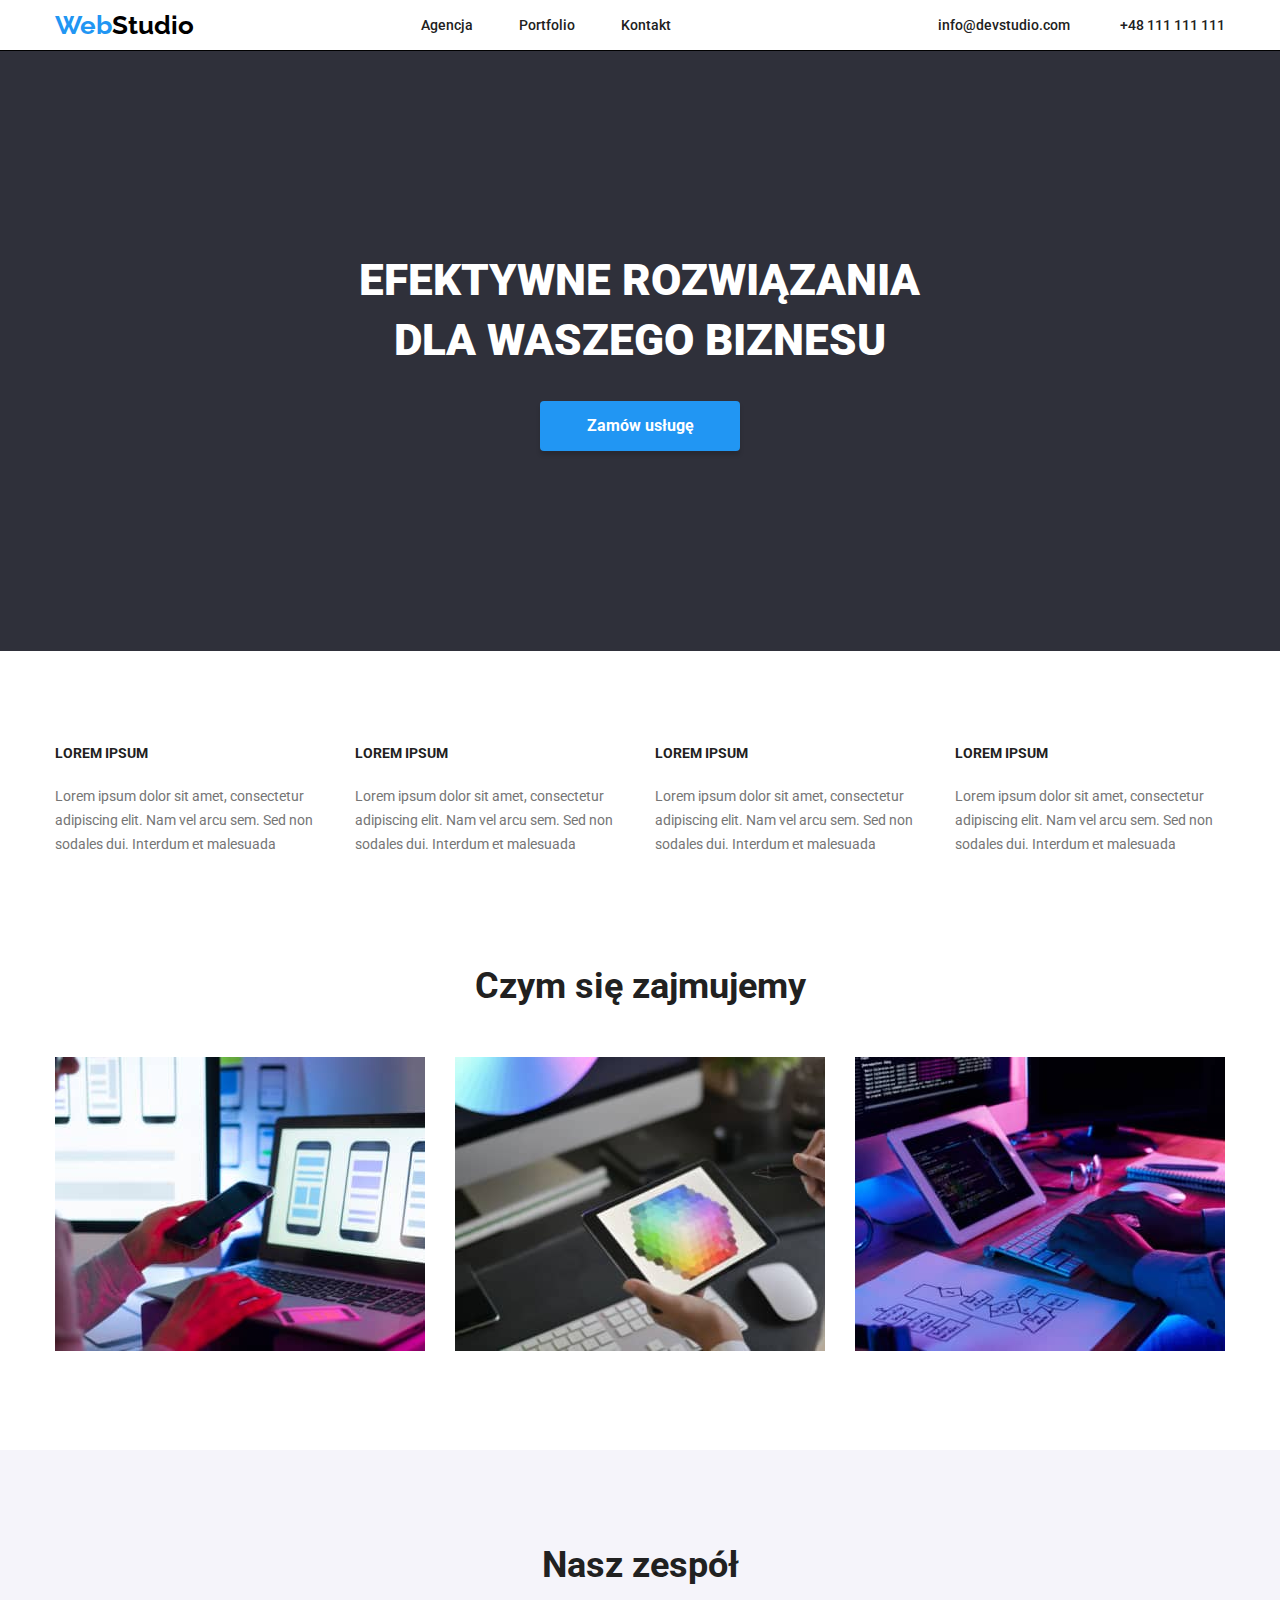
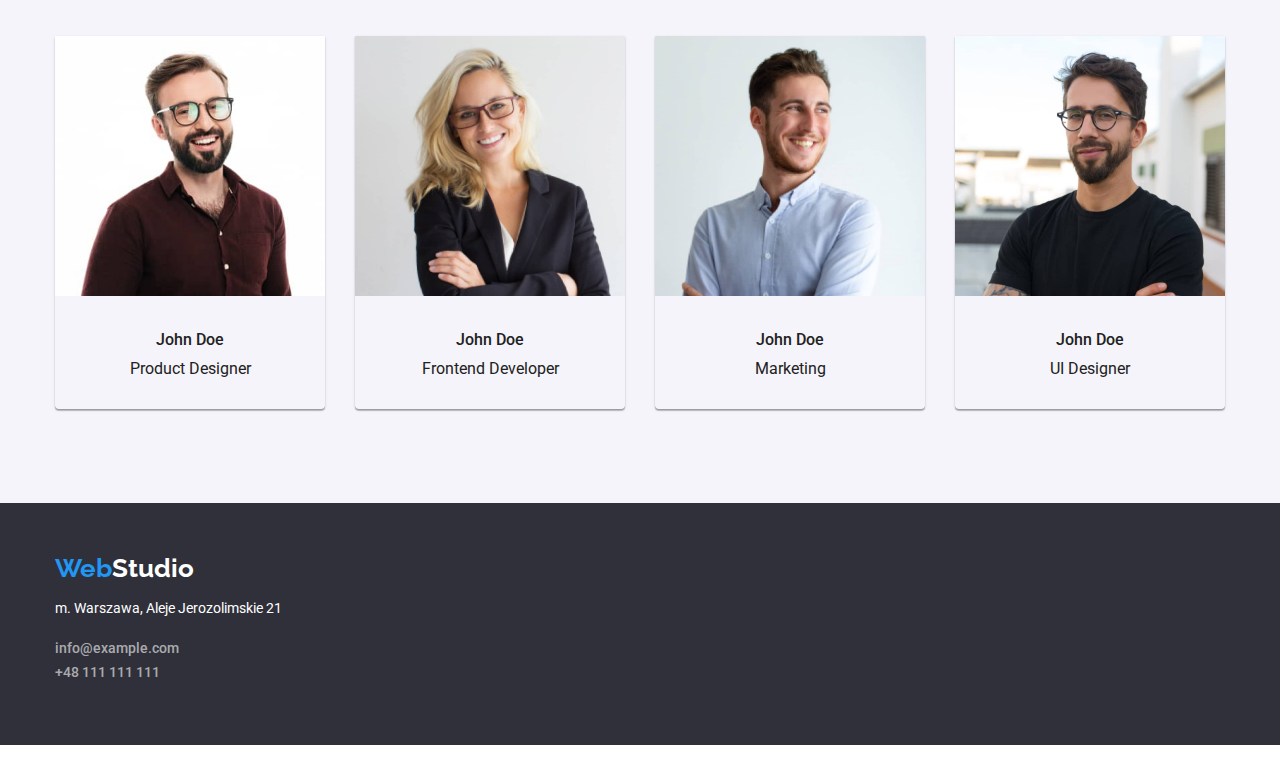
<file: index.html>
<!DOCTYPE html>
<html lang="en">
<head>
    <link rel="stylesheet" href="/css/normalize.css">
    <link rel="stylesheet" href="https://fonts.googleapis.com/css2?family=Raleway:wght@700&family=Roboto:wght@400;500;700;900&display=swap">
    <meta charset="UTF-8">
    <meta http-equiv="X-UA-Compatible" content="IE=edge">
    <meta name="viewport" content="width=device-width, initial-scale=1.0">
    <title>Studio</title>
    <link rel="stylesheet" href="./css/styles.css">
</head>
<body>
    <header class="header-color">
        <div class="main container">
            <a class="main__logo" href="./index.html"><span class="blue">Web</span>Studio</a>
            <nav>
                <ul class="main__links">
                    <li>
                        <a class="main__link" href="#">Agencja</a>
                    </li>
                    <li>
                        <a class="main__link" href="./portfolio.html">Portfolio</a>
                    </li>
                    <li>
                        <a class="main__link" href="#">Kontakt</a>
                    </li>
                </ul>
            </nav>
            <ul class="main__contacts">
                <li>
                    <a class="main__link main__contacts" href="mailto:info@devstudio.com">info@devstudio.com</a>
                </li>
                <li>
                    <a class="main__link main__contacts" href="tel:+48111111111">+48 111 111 111</a>
                </li>
            </ul>
        </div>
    </header>
    <main>
        <div>
            <section class="section gray-box">
                <!-- Duży napis i button -->
                <div class="container">
                    <div class="gray-container">
                        <h1 class="big-text">EFEKTYWNE ROZWIĄZANIA DLA WASZEGO BIZNESU </h1>
                        <button class="button" type="button">Zamów usługę</button>
                    </div>
                </div>
            </section>  
            <!-- Trochę tekstu i zdjęcia miejsca pracy-->
            <section class="section container">
                <div>
                    <h2 class="hidden">lorem</h2>
                    <ul class="card-set">
                        <li class="item">
                            <h3 class="head3">LOREM IPSUM</h3>
                            <p class="text">Lorem ipsum dolor sit amet, consectetur adipiscing elit. Nam vel arcu sem. Sed non sodales dui. Interdum et malesuada</p>
                        </li>
                        <li class="item">
                            <h3 class="head3">LOREM IPSUM</h3>
                            <p class="text">Lorem ipsum dolor sit amet, consectetur adipiscing elit. Nam vel arcu sem. Sed non sodales dui. Interdum et malesuada</p>
                        </li>
                        <li class="item">
                            <h3 class="head3">LOREM IPSUM</h3>
                            <p class="text">Lorem ipsum dolor sit amet, consectetur adipiscing elit. Nam vel arcu sem. Sed non sodales dui. Interdum et malesuada</p>
                        </li>
                        <li class="item">
                            <h3 class="head3">LOREM IPSUM</h3>
                            <p class="text">Lorem ipsum dolor sit amet, consectetur adipiscing elit. Nam vel arcu sem. Sed non sodales dui. Interdum et malesuada</p>
                        </li>
                    </ul>
                </div>
                <div>
                    <h2 class="section-header">Czym się zajmujemy</h2>
                    <ul class="card-set">
                        <li class="item-photo"><img src="./images/workplace1.jpg" alt="Miejsce pracy zespołu." width="370" height="294"></li>
                        <li class="item-photo"><img src="./images/workplace2.jpg" alt="Miejsce pracy zespołu." width="370" height="294"></li>
                        <li class="item-photo"><img src="./images/workplace3.jpg" alt="Miejsce pracy zespołu." width="370" height="294"></li>
                    </ul>  
                </div>
            </section>
            <!-- Zdjęcia zespołu -->
            <div class="team-background">
                <section class="section container">
                    <div>
                        <h2 class="section-header no-padd">Nasz zespół</h2>
                        <ul class="card-set">
                            <li class="item__member">
                                <figure>
                                    <img src="./images/mr_doe.jpg" alt="Zdjęcie przedstawiające John Doe." width="270" height="260">
                                    <figcaption>
                                        <h2 class="member-name">John Doe</h2>
                                        <div class="team-role">Product Designer</div>
                                    </figcaption>
                                </figure>
                            </li>
                            <li class="item__member">
                                <figure>
                                    <img src="./images/ms_doe.jpg" alt="Zdjęcie przedstawiające John Doe." width="270" height="260">
                                    <figcaption>
                                        <h2 class="member-name">John Doe</h2>
                                        <div class="team-role">Frontend Developer</div>
                                    </figcaption>
                                </figure>
                            </li>
                            <li class="item__member">
                                <figure>
                                    <img src="./images/happy_doe.jpg" alt="Zdjęcie przedstawiające John Doe." width="270" height="260">
                                    <figcaption>
                                        <h2 class="member-name">John Doe</h2>
                                        <div class="team-role">Marketing</div>
                                    </figcaption>
                                </figure>
                            </li>
                            <li class="item__member">
                                <figure>
                                    <img src="./images/proud_doe.jpg" alt="Zdjęcie przedstawiające John Doe." width="270" height="260">
                                    <figcaption>
                                        <h2 class="member-name">John Doe</h2>
                                        <div class="team-role">UI Designer</div>
                                    </figcaption>
                                </figure>
                            </li>
                        </ul>
                    </div>
                </section>
            </div>
        </div>
    </main>
    <footer>
        <div class="footer container">
            <a class="footer__logo" href="./index.html"><span class="blue">Web</span>Studio</a>
            <address>
                <p class="footer__address">m. Warszawa, Aleje Jerozolimskie 21</p>
            </address>
            <ul class="footer__contacts">
                <li><a class="footer__contact main__link" href="mailto:info@example.com">info@example.com</a></li>
                <li><a class="footer__contact main__link" href="tel:+48111111111">+48 111 111 111</a></li>
            </ul>
        </div>
    </footer>
</body>
</html>
</file>
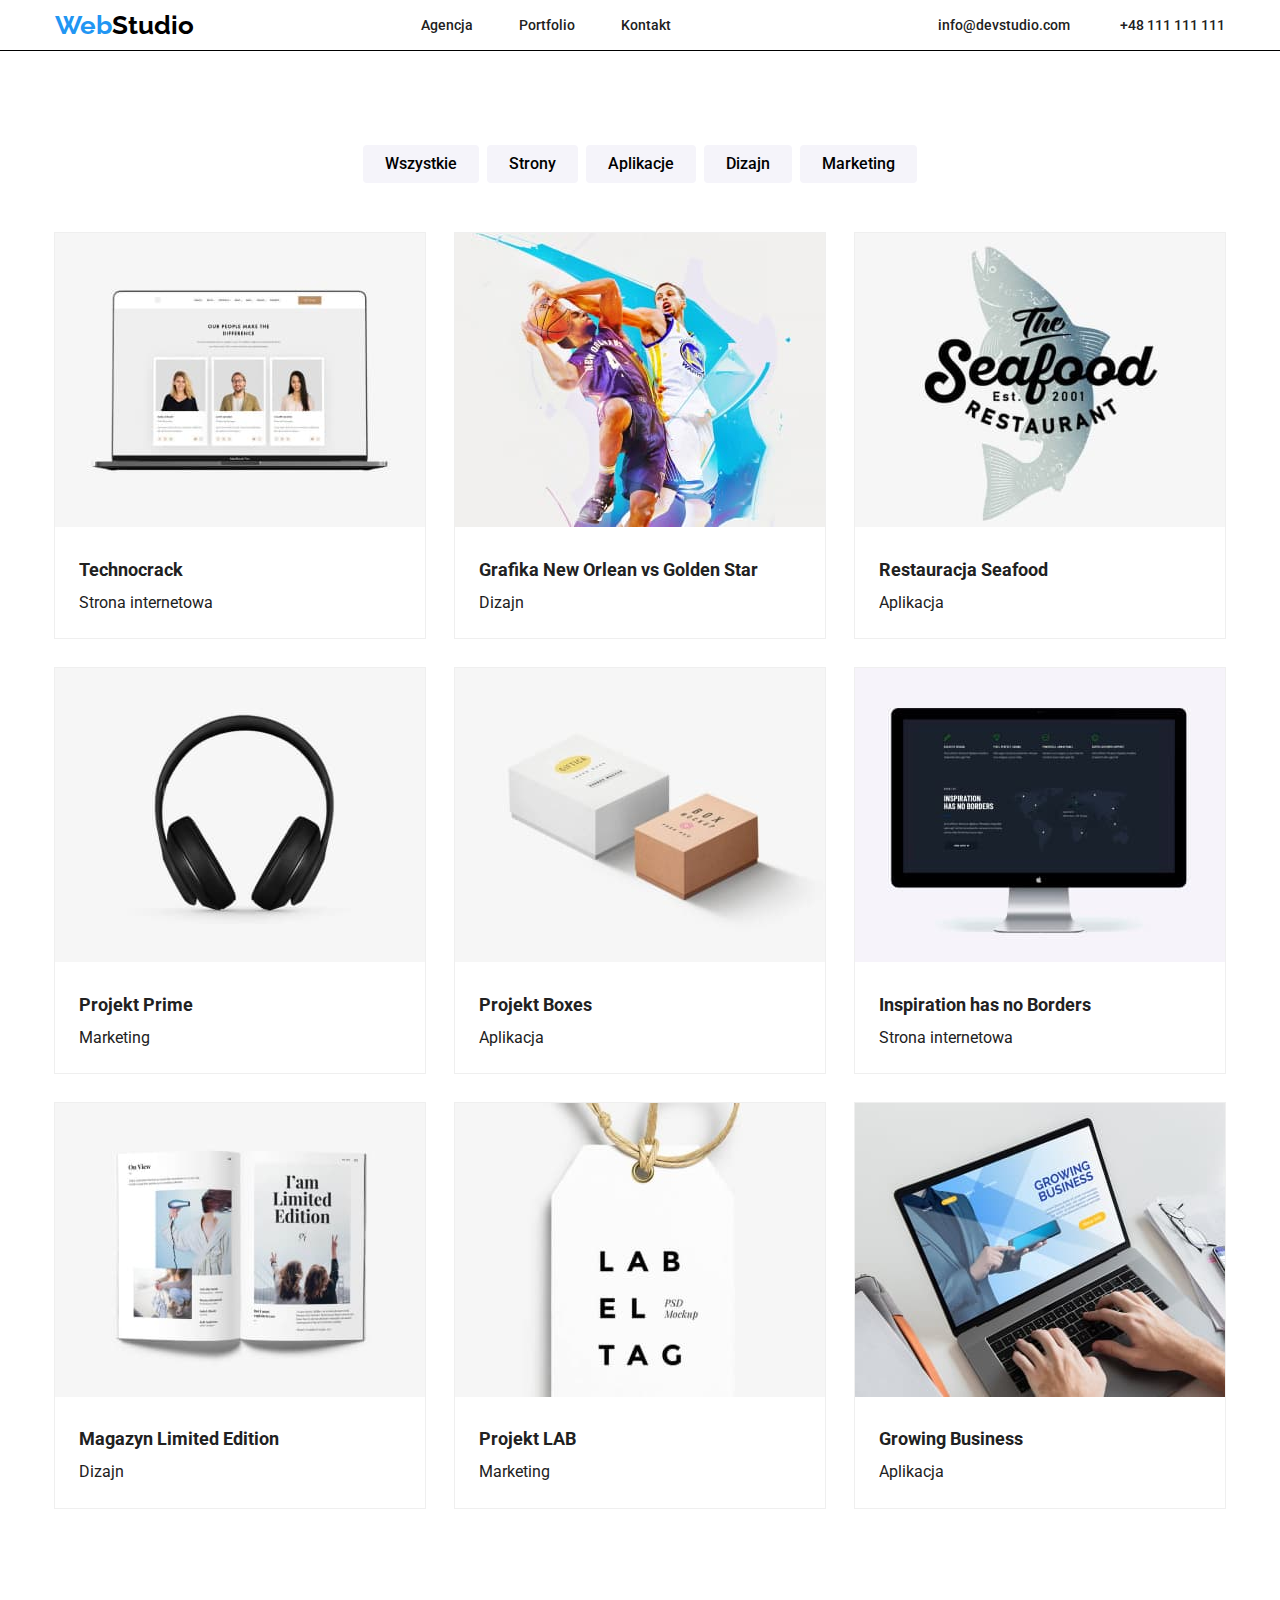
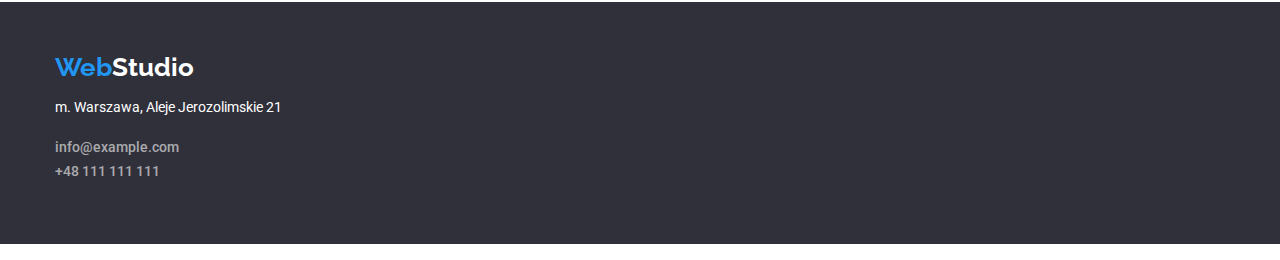
<file: portfolio.html>
<!DOCTYPE html>
<html lang="en">
<head>
    <link rel="stylesheet" href="/css/normalize.css">
    <link rel="stylesheet" href="https://fonts.googleapis.com/css2?family=Raleway:wght@700&family=Roboto:wght@400;500;700;900&display=swap">
    <meta charset="UTF-8">
    <meta http-equiv="X-UA-Compatible" content="IE=edge">
    <meta name="viewport" content="width=device-width, initial-scale=1.0">
    <title>Studio</title>
    <link rel="stylesheet" href="./css/styles.css">
</head>
<body>
    <header class="header-color">
        <div class="main container">
            <a class="main__logo" href="./index.html"><span class="blue">Web</span>Studio</a>
            <nav>
                <ul class="main__links">
                    <li>
                        <a class="main__link" href="#">Agencja</a>
                    </li>
                    <li>
                        <a class="main__link" href="./portfolio.html">Portfolio</a>
                    </li>
                    <li>
                        <a class="main__link" href="#">Kontakt</a>
                    </li>
                </ul>
            </nav>
            <ul class="main__contacts">
                <li>
                    <a class="main__link main__contacts" href="mailto:info@devstudio.com">info@devstudio.com</a>
                </li>
                <li>
                    <a class="main__link main__contacts" href="tel:+48111111111">+48 111 111 111</a>
                </li>
            </ul>
        </div>
    </header>
    <main>
        <section class="section">
            <div class="container">
                <ul class="portfolio-buttons">
                    <li><button class="filters" type="button">Wszystkie</button></li>
                    <li><button class="filters" type="button">Strony</button></li>
                    <li><button class="filters" type="button">Aplikacje</button></li>
                    <li><button class="filters" type="button">Dizajn</button></li>
                    <li><button class="filters" type="button">Marketing</button></li>
                </ul>
            </div>
            <div class="container">
                <ul class="products">
                    <li class="products__item">
                        <figure>
                            <img src="./images/Technocrack.jpg" alt="Obraz strony internetowej Technocrack." width="370" height="294">
                            <figcaption>
                                <h2 class="products__name">Technocrack</h2>
                                <div class="products__type">Strona internetowa</div>
                            </figcaption>
                        </figure>
                    </li>
                    <li class="products__item">
                        <figure>
                            <img src="./images/Grafika_New_Orlean_vs_Golden_Star.jpg" alt="Grafika meczu koszykówki drużyn New Orlean i Golden Star." width="370" height="294">
                            <figcaption>
                                <h2 class="products__name">Grafika New Orlean vs Golden Star</h2>
                                <div class="products__type">Dizajn</div>
                            </figcaption>
                        </figure>
                    </li>                
                    <li class="products__item">
                        <figure>
                            <img src="./images/Restauracja_Seafood.jpg" alt="Logo aplikacji Seafood Restaurant przedstawiające rybę." width="370" height="294">
                            <figcaption>
                                <h2 class="products__name">Restauracja Seafood</h2>
                                <div class="products__type">Aplikacja</div>
                            </figcaption>
                        </figure>
                    </li>                
                    <li class="products__item">
                        <figure>
                            <img src="./images/Projekt_Prime.jpg" alt="Logo Projketu Prime przedstawiające słuchawki." width="370" height="294">
                            <figcaption>
                                <h2 class="products__name">Projekt Prime</h2>
                                <div class="products__type">Marketing</div>
                            </figcaption>
                        </figure>
                    </li>                
                    <li class="products__item">
                        <figure>
                            <img src="./images/Projekt_Boxes.jpg" alt="Logo aplikacji 'Projekt Boxes' przedstawiające pudełka." width="370" height="294">
                            <figcaption>
                                <h2 class="products__name">Projekt Boxes</h2>
                                <div class="products__type">Aplikacja</div>
                            </figcaption>
                        </figure>
                    </li>                
                    <li class="products__item">
                        <figure>
                            <img src="./images/Inspiration_has_no_Borders.jpg" alt="Obraz strony internetowej Inspiration has no Borders" width="370" height="294">
                            <figcaption>
                                <h2 class="products__name">Inspiration has no Borders</h2>
                                <div class="products__type">Strona internetowa</div>
                            </figcaption>
                        </figure>
                    </li>
                    <li class="products__item">
                        <figure>
                            <img src="./images/Magazyn_Limited_Edition.jpg" alt="Okładka magazynu Limited Edition" width="370" height="294">
                            <figcaption>
                                <h2 class="products__name">Magazyn Limited Edition</h2>
                                <div class="products__type">Dizajn</div>
                            </figcaption>
                        </figure>
                    </li>
                    <li class="products__item">
                        <figure>
                            <img src="./images/Projekt_LAB.jpg" alt="Logo Projektu LAB przedstawiające etykietę." width="370" height="294">
                            <figcaption>
                                <h2 class="products__name">Projekt LAB</h2>
                                <div class="products__type">Marketing</div>
                            </figcaption>
                        </figure>
                    </li>
                    <li class="products__item">
                        <figure>
                            <img src="./images/Growing_Business.jpg" alt="Obraz przedstawiający laptop i biurko." width="370" height="294">
                            <figcaption>
                                <h2 class="products__name">Growing Business</h2>
                                <div class="products__type">Aplikacja</div>
                            </figcaption>
                        </figure>
                    </li>
                </ul>
        </div>
        </section>
    </main>
    <footer>
        <div class="footer container">
            <a class="footer__logo" href="./index.html"><span class="blue">Web</span>Studio</a>
            <address>
                <p class="footer__address">m. Warszawa, Aleje Jerozolimskie 21</p>
            </address>
            <ul class="footer__contacts">
                <li><a class="footer__contact main__link" href="mailto:info@example.com">info@example.com</a></li>
                <li><a class="footer__contact main__link" href="tel:+48111111111">+48 111 111 111</a></li>
            </ul>
        </div>
    </footer>
</body>
</html>
</file>
<file: css/styles.css>
:root {
    --gray-color:#757575;
    --blue-color:#2196F3;
    --alpha-white:rgba(255, 255, 255, 0.6);
    --white:#FFFFFF;
    --butt-gray:#F5F4FA;
    --studio-color:#000000;
    --background-gray: #2F303A;
}
body {
    margin: 0;
    font-family: 'Roboto', 'Raleway', sans-serif;
    color: #212121
}
.container {    
    margin: 0 auto;
    padding: 0 15px;    
    width: 100%;
    max-width: 1200px;
    display: flex;
    align-items: center;
    justify-content: center;
    flex-wrap: wrap;
}
.section {
    padding-top: 94px;
    padding-bottom: 94px;
}
.header-color {
    background-color: var(--white);
    border-bottom: 1px solid var(--studio-color);
}
.main.container {
    justify-content: space-between;
}
.main__links {
    list-style: none;
    display: flex;
    flex-grow: 2;
    max-width: 70%;
    gap: 46px;
    padding-left: 0;
}
.main__contacts {
    list-style: none;
    display: flex;
    flex-wrap: wrap;
    gap: 50px;
}
.main__logo {
    display: flex;
    font-family: 'Raleway', sans-serif;
    font-weight: 700;
    line-height: 1.17;
    font-size: 26px;
    color:var(--studio-color);
    text-decoration: none;
}
.blue {
    color:var(--blue-color)
}
.gray-box {
    background-color: var(--background-gray);
}
.gray-container {
    display: flex;
    flex-direction: column;
    padding-block: 106px;
}
.big-text {
    display: flex;
    max-width: 60%;
    flex-wrap: wrap;
    margin: auto;
    align-items: center;
    align-content: center;
    padding-bottom: 30px;
    text-align: center;
    font-weight: 900;
    line-height: 1.36;
    font-size: 44px;
    color: var(--white);
}
.section-header {
    margin: 0;
    padding-top: 94px;
    padding-bottom: 50px;
    line-height: 1.17;
    font-weight: 700;
    font-size: 36px;
    text-align: center;
}
.section-header.no-padd {
    padding-top: 0;
}
.head3 {
    font-size: 14px;
    font-weight: 700;
    line-height: 1.17;
    padding-bottom: 10px;
    margin: 0;
}
.card-set {
    margin: 0;
    padding-left: 0;
    display: flex;
    flex-wrap: wrap;
    gap: 30px;
}
figure {
    margin: 0;
}
.item {
    margin: 0;
    padding: 0;
    list-style: none;
    flex-basis: calc((100% - 90px) / 4);
}
.item__member {
    margin: 0;
    padding: 0;
    list-style: none;
    flex-basis: calc((100% - 90px) / 4);
    border-radius: 0 0 4px 4px;
    box-shadow: 0px 1px 3px rgba(0, 0, 0, 0.12), 0px 1px 1px rgba(0, 0, 0, 0.14), 0px 2px 1px rgba(0, 0, 0, 0.2);
}
.text {
    font-size: 14px;
    line-height: 1.71;
    color: var(--gray-color);
}
.item-photo {
    margin: 0;
    padding: 0;
    list-style: none;
    flex-basis: calc((100% - 60px) / 3);
}
.team-background {
    width: 100%;
    background-color: var(--butt-gray);
}
.member-name {
    font-weight: 500;
    font-size: 16px;
    line-height: 1.2;
    text-align: center;
    padding-top: 30px;
    margin: 0;
}
.team-role {
    padding-top: 10px;
    padding-bottom: 30px;
    margin: 0;
    font-size: 16px;
    line-height: 1.2;
    color: var(---);
    text-align: center;
}
.products {
    margin: 0;
    padding-left: 0;
    display: flex;
    flex-wrap: wrap;
    gap: 30px;
}
.products__item {
    flex-basis: calc((100% - 60px) / 3);
    margin: 0;
    padding: 0;
    list-style: none;
    outline: 1px solid #EEEE;
}
.products__name {
    margin: 0;
    padding-top: 20px;
    padding-inline: 24px;
    font-size: 18px;
    line-height: 2;
}
.products__type {    
    padding-bottom: 20px;
    padding-inline: 24px;
    font-size: 16px;
    color: var(---);
    line-height: 1.9;
}
.button {
    display: block;
    width: 200px;
    height: 50px;
    margin: 0 auto;
    font-family: inherit;
    font-weight: 700;
    font-size: 16px;
    line-height: 1.88;
    color: var(--white);
    background-color: var(--blue-color);
    border: none;
    text-align: center;
    cursor: pointer;
    box-shadow: 0px 4px 4px rgba(0, 0, 0, 0.15);
    border-radius: 4px;
}
.portfolio-buttons {
    display: flex;
    margin: 0;
    padding-left: 0;
    padding-bottom: 50px;
    gap: 8px;
    list-style: none;
}
.filters {
    font-family: inherit;
    background-color: var(--butt-gray);
    border: none;
    font-weight: 500;
    font-size: 16px;
    line-height: 1.63;
    text-align: center;
    cursor: pointer;
    padding-block: 6px;
    padding-inline: 22px;
    border-radius: 4px;
}
.filters:focus {
    transition-duration: 300ms;
    background-color: var(--blue-color);
    color: var(--white);
}
.filters:hover {
    transition-duration: 300ms;
    background-color: var(--blue-color);
    color: var(--white);
}
.main__link {
    font-size: 14px;
    line-height: 1.17;
    color: inherit;
    text-decoration: none;
    font-weight: 500;
}
.main__link:hover {
    transition-duration: 300ms;
    color: var(--blue-color);
}
.main__link.main__contacts:hover {
    transition-duration: 300ms;
    color: var(--blue-color);
}
.main__link:focus {
    transition-duration: 300ms;
    color: var(--blue-color);
}
.main__link.main__contacts:focus {
    transition-duration: 300ms;
    color: var(--blue-color);
}
.active-page {
    color: var(--blue-color);
}
.main__link.main__contacts {
    color: var(---);
}
footer {
    width: 100%;
    padding-top: 50px;
    background-color: var(--background-gray);
}
.footer.container {
    display: block;
    justify-content: left;
}
.footer__logo {
    display: flex;
    font-family: 'Raleway', sans-serif;
    font-weight: 700;
    line-height: 1.17;
    font-size: 26px;
    text-decoration: none;
    color: var(--white);
}
.footer__contact:hover {
    transition-duration: 300ms;
    color: var(--blue-color);
}
.footer__contact:focus {
    transition-duration: 300ms;
    color: var(--blue-color);
}
.footer__address {
    color: var(--white);
    font-size: 14px;
    line-height: 1.71;
    font-style: normal;
}
.footer__contacts {
    list-style: none;
    padding-left: 0;
    padding-bottom: 60px;
}
.footer__contact {
    font-size: 14px;
    line-height: 1.71;
    color: var(--alpha-white);
    font-style: normal;
}
.hidden {
    visibility: hidden;
    pointer-events: none;
    opacity: 0;
    position: absolute;
}
</file>
